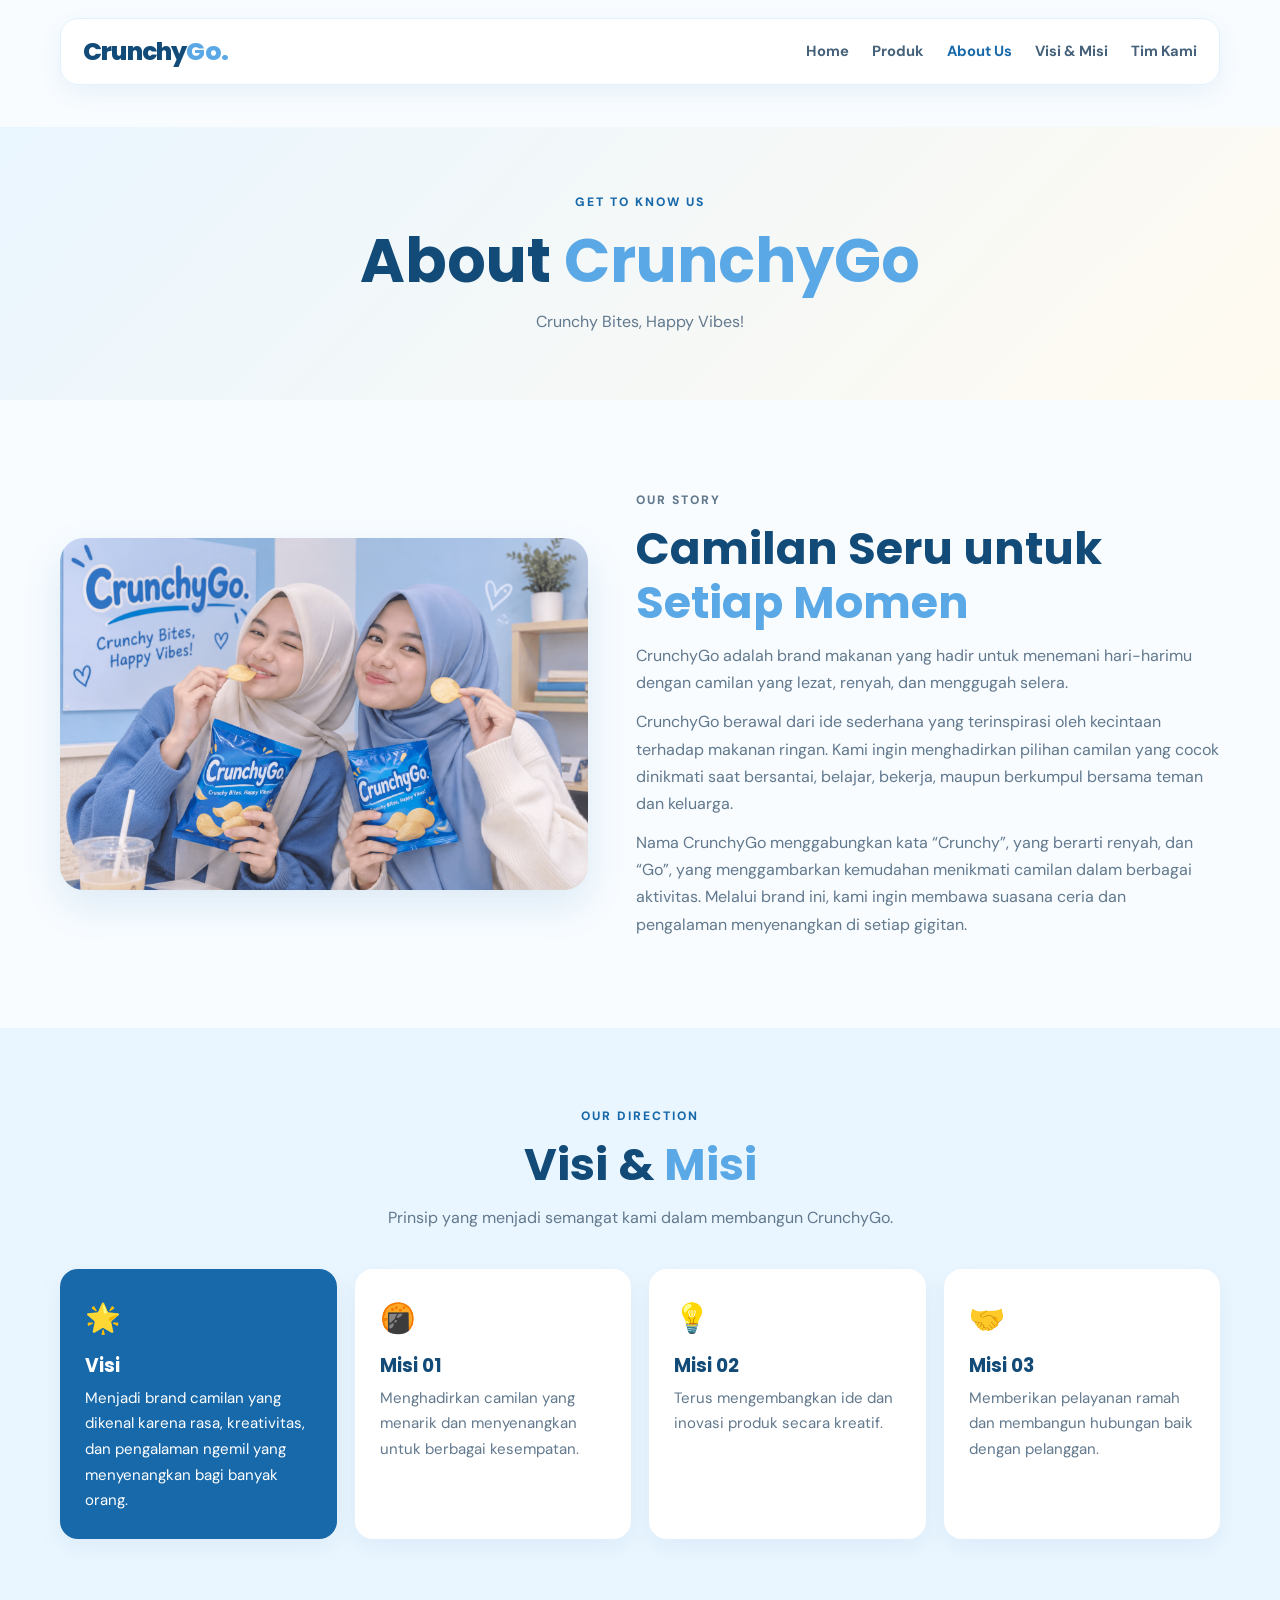
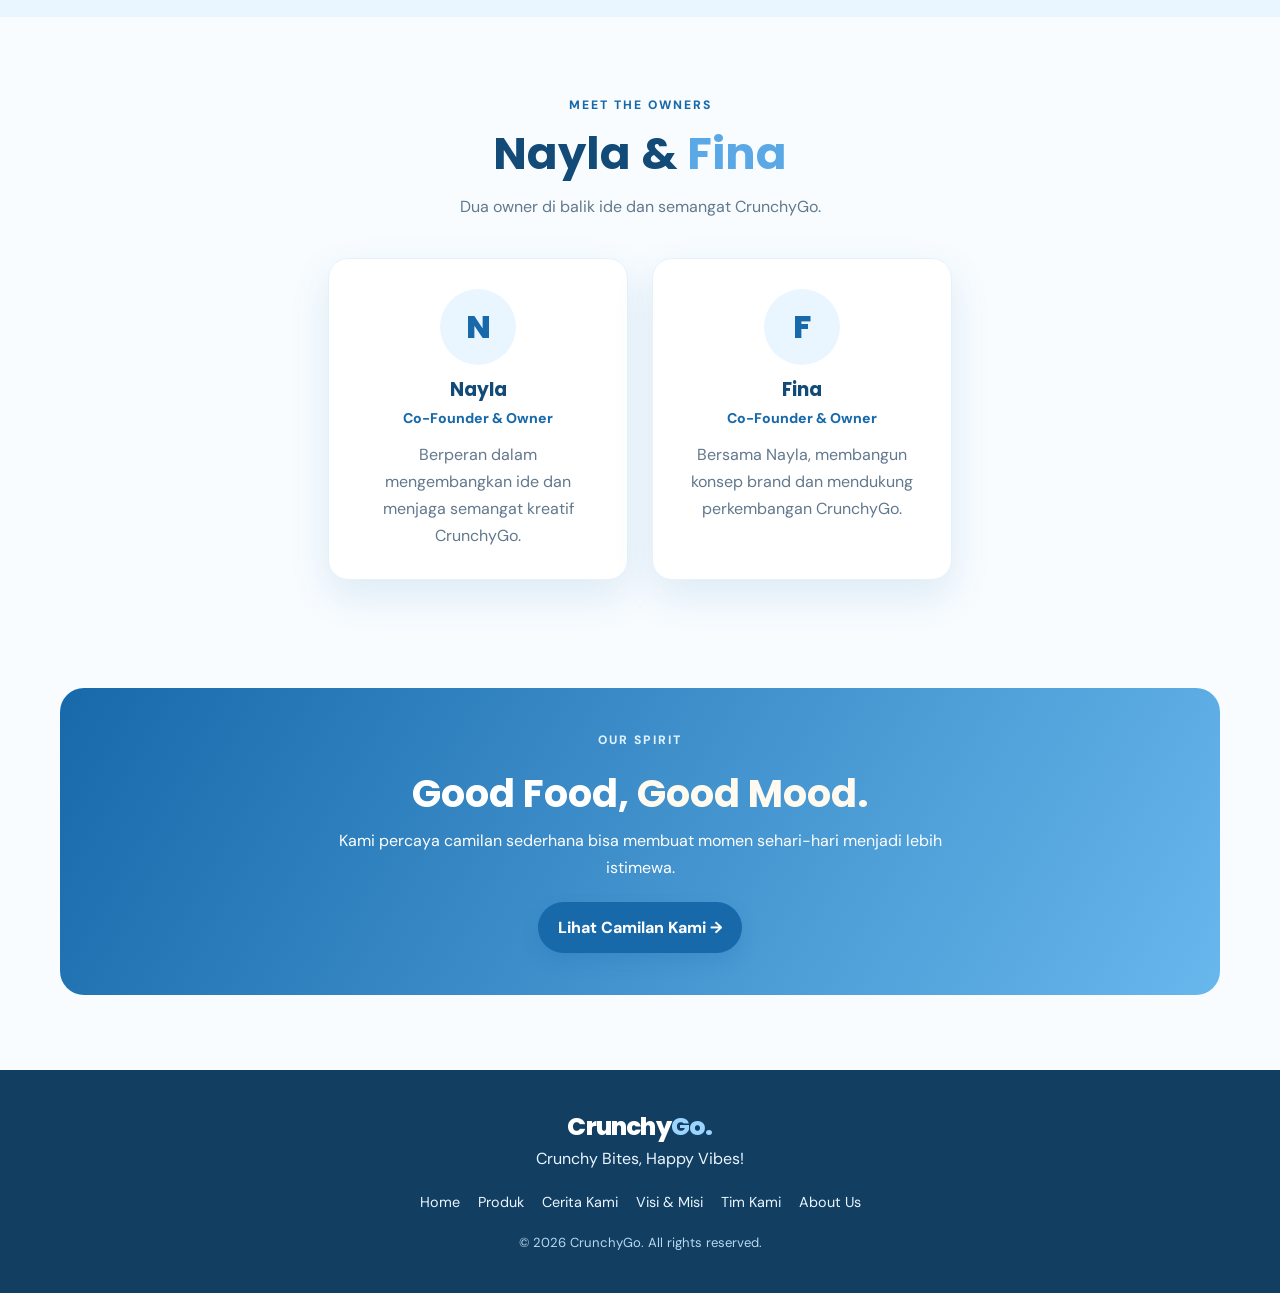
<file: about.html>
<!DOCTYPE html>
<html lang="id">
<head>
  <meta charset="UTF-8">
  <meta name="viewport" content="width=device-width, initial-scale=1.0">
  <meta name="description" content="Kenali cerita CrunchyGo, brand camilan lezat dan renyah.">
  <title>CrunchyGo | About Us</title>
  <link rel="stylesheet" href="assets/css/style.css">
  <script src="assets/js/main.js" defer></script>
</head>
<body>
  <header class="navbar">
    <a class="logo" href="index.html">Crunchy<span>Go.</span></a>
    <button class="menu-toggle" id="menuToggle" aria-label="Buka menu" aria-expanded="false">☰</button>
    <nav class="nav-links" id="navLinks">
      <a href="index.html">Home</a>
      <a href="index.html#products">Produk</a>
      <a class="active" href="about.html">About Us</a>
      <a href="index.html#vision">Visi &amp; Misi</a>
      <a href="index.html#team">Tim Kami</a>
    </nav>
  </header>

  <main>
    <section class="page-hero">
      <p class="eyebrow">GET TO KNOW US</p>
      <h1>About <span>CrunchyGo</span></h1>
      <p>Crunchy Bites, Happy Vibes!</p>
    </section>

    <section class="about-content section">
      <div class="about-image">
        <img src="assets/images/Sahabat%20Ceria%20Menikmati%20CrunchyGo.png" alt="Nayla dan Fina memakai kerudung bersama menikmati camilan CrunchyGo">
      </div>
      <div class="about-text">
        <p class="eyebrow">OUR STORY</p>
        <h2>Camilan Seru untuk <span>Setiap Momen</span></h2>
        <p>CrunchyGo adalah brand makanan yang hadir untuk menemani hari-harimu dengan camilan yang lezat, renyah, dan menggugah selera.</p>
        <p>CrunchyGo berawal dari ide sederhana yang terinspirasi oleh kecintaan terhadap makanan ringan. Kami ingin menghadirkan pilihan camilan yang cocok dinikmati saat bersantai, belajar, bekerja, maupun berkumpul bersama teman dan keluarga.</p>
        <p>Nama CrunchyGo menggabungkan kata “Crunchy”, yang berarti renyah, dan “Go”, yang menggambarkan kemudahan menikmati camilan dalam berbagai aktivitas. Melalui brand ini, kami ingin membawa suasana ceria dan pengalaman menyenangkan di setiap gigitan.</p>
      </div>
    </section>

    <section class="section vision-section" id="vision">
      <div class="section-heading"><p class="eyebrow">OUR DIRECTION</p><h2>Visi &amp; <span>Misi</span></h2><p>Prinsip yang menjadi semangat kami dalam membangun CrunchyGo.</p></div>
      <div class="vision-grid">
        <article class="vision-card vision-main"><div class="vision-icon">🌟</div><h3>Visi</h3><p>Menjadi brand camilan yang dikenal karena rasa, kreativitas, dan pengalaman ngemil yang menyenangkan bagi banyak orang.</p></article>
        <article class="vision-card"><div class="vision-icon">🍘</div><h3>Misi 01</h3><p>Menghadirkan camilan yang menarik dan menyenangkan untuk berbagai kesempatan.</p></article>
        <article class="vision-card"><div class="vision-icon">💡</div><h3>Misi 02</h3><p>Terus mengembangkan ide dan inovasi produk secara kreatif.</p></article>
        <article class="vision-card"><div class="vision-icon">🤝</div><h3>Misi 03</h3><p>Memberikan pelayanan ramah dan membangun hubungan baik dengan pelanggan.</p></article>
      </div>
    </section>

    <section class="section team-section" id="team">
      <div class="section-heading"><p class="eyebrow">MEET THE OWNERS</p><h2>Nayla &amp; <span>Fina</span></h2><p>Dua owner di balik ide dan semangat CrunchyGo.</p></div>
      <div class="team-grid">
        <article class="team-card"><div class="team-avatar avatar-nayla">N</div><h3>Nayla</h3><p class="team-role">Co-Founder &amp; Owner</p><p>Berperan dalam mengembangkan ide dan menjaga semangat kreatif CrunchyGo.</p></article>
        <article class="team-card"><div class="team-avatar avatar-fina">F</div><h3>Fina</h3><p class="team-role">Co-Founder &amp; Owner</p><p>Bersama Nayla, membangun konsep brand dan mendukung perkembangan CrunchyGo.</p></article>
      </div>
    </section>

    <section class="about-banner">
      <p class="eyebrow">OUR SPIRIT</p>
      <h2>Good Food, <span>Good Mood.</span></h2>
      <p>Kami percaya camilan sederhana bisa membuat momen sehari-hari menjadi lebih istimewa.</p>
      <a class="btn btn-primary" href="index.html#products">Lihat Camilan Kami →</a>
    </section>
  </main>

  <footer class="footer">
    <a class="logo" href="index.html">Crunchy<span>Go.</span></a>
    <p>Crunchy Bites, Happy Vibes!</p>
    <div class="footer-links"><a href="index.html">Home</a><a href="index.html#products">Produk</a><a href="index.html#story">Cerita Kami</a><a href="index.html#vision">Visi &amp; Misi</a><a href="index.html#team">Tim Kami</a><a href="about.html">About Us</a></div>
    <p class="copyright">© <span id="year"></span> CrunchyGo. All rights reserved.</p>
  </footer>
</body>
</html>
</file>
<file: assets/css/style.css>
@import url('https://fonts.googleapis.com/css2?family=DM+Sans:wght@400;500;600;700&family=Poppins:wght@500;600;700;800&display=swap');

:root {
  --blue: #5aa9e6; --blue-dark: #1769aa; --blue-deep: #124b78;
  --blue-pale: #eaf6ff; --cream: #fffaf0; --ink: #17324d;
  --muted: #61788d; --white: #ffffff; --shadow: 0 16px 40px rgba(23, 105, 170, .12);
}
* { box-sizing: border-box; margin: 0; padding: 0; }
html { scroll-behavior: smooth; }
body { font-family: 'DM Sans', sans-serif; color: var(--ink); background: #f8fcff; line-height: 1.7; }
a { color: inherit; text-decoration: none; }
img { display: block; max-width: 100%; }
.navbar { width: min(1160px, calc(100% - 40px)); margin: 18px auto 0; padding: 14px 22px; display: flex; align-items: center; justify-content: space-between; background: rgba(255,255,255,.94); border: 1px solid #e2f1fc; border-radius: 18px; box-shadow: 0 8px 24px rgba(23,105,170,.07); position: relative; z-index: 10; }
.logo { font: 800 1.55rem 'Poppins', sans-serif; color: var(--blue-deep); letter-spacing: -.8px; }
.logo span, h1 span, h2 span { color: var(--blue); }
.nav-links { display: flex; align-items: center; gap: 23px; }
.nav-links a { font-size: .92rem; font-weight: 700; color: #45627a; transition: .2s; }
.nav-links a:hover, .nav-links a.active { color: var(--blue-dark); }
.menu-toggle { display: none; border: 0; background: var(--blue-pale); color: var(--blue-dark); border-radius: 10px; padding: 8px 12px; font-size: 1.25rem; cursor: pointer; }
.hero { width: min(1160px, calc(100% - 40px)); margin: 42px auto 20px; padding: 55px; display: grid; grid-template-columns: 1fr 1fr; gap: 48px; align-items: center; background: linear-gradient(135deg, #eaf6ff, #f8fcff 65%, #fffaf0); border-radius: 30px; overflow: hidden; }
.eyebrow { color: var(--blue-dark); font-size: .76rem; font-weight: 800; letter-spacing: 2px; margin-bottom: 12px; }
h1, h2, h3 { font-family: 'Poppins', sans-serif; line-height: 1.2; }
.hero h1 { font-size: clamp(2.7rem, 5vw, 4.5rem); color: var(--blue-deep); margin-bottom: 18px; }
.hero-description { max-width: 490px; color: var(--muted); font-size: 1.05rem; margin-bottom: 26px; }
.hero-image { position: relative; }
.hero-image img { width: 100%; height: 390px; object-fit: cover; border-radius: 24px; box-shadow: var(--shadow); }
.image-label { position: absolute; left: 18px; bottom: 18px; background: var(--cream); padding: 10px 16px; border-radius: 12px; font-weight: 700; color: var(--blue-deep); }
.image-label span { color: var(--blue); }
.hero-actions { display: flex; flex-wrap: wrap; gap: 12px; }
.btn { display: inline-flex; align-items: center; justify-content: center; padding: 12px 20px; border-radius: 999px; font-weight: 800; transition: .2s; }
.btn:hover { transform: translateY(-2px); }
.btn-primary { background: var(--blue-dark); color: white; box-shadow: 0 8px 18px rgba(23,105,170,.2); }
.btn-outline { border: 1.5px solid var(--blue); color: var(--blue-dark); background: white; }
.btn-light { background: var(--cream); color: var(--blue-deep); }
.section { width: min(1160px, calc(100% - 40px)); margin: 0 auto; padding: 78px 0; }
.section-heading { text-align: center; max-width: 650px; margin: 0 auto 38px; }
.section-heading h2, .about-text h2 { color: var(--blue-deep); font-size: clamp(2rem, 3.5vw, 2.8rem); margin-bottom: 12px; }
.section-heading > p:last-child { color: var(--muted); }
.product-grid { display: grid; grid-template-columns: repeat(3, 1fr); gap: 24px; }
.product-card { background: white; border: 1px solid #e5f2fb; border-radius: 20px; overflow: hidden; box-shadow: var(--shadow); transition: .25s; }
.product-card:hover { transform: translateY(-6px); }
.product-card img { width: 100%; height: 225px; object-fit: cover; }
.product-info { padding: 22px; }
.product-info h3 { color: var(--blue-deep); margin-bottom: 7px; }
.product-info p, .note { color: var(--muted); }
.note { text-align: center; font-size: .85rem; margin-top: 22px; }
.story-section { padding-top: 35px; }
.about-content { display: grid; grid-template-columns: .95fr 1.05fr; gap: 48px; align-items: center; }
.about-image img { width: 100%; min-height: 330px; max-height: 440px; object-fit: cover; border-radius: 24px; box-shadow: var(--shadow); background: var(--blue-pale); }
.about-text p { color: var(--muted); margin: 12px 0; }
.about-text .btn { margin-top: 12px; }
.vision-section { background: var(--blue-pale); width: 100%; max-width: none; padding-left: max(20px, calc((100% - 1160px)/2)); padding-right: max(20px, calc((100% - 1160px)/2)); }
.vision-grid { display: grid; grid-template-columns: repeat(4, 1fr); gap: 18px; }
.vision-card { padding: 25px; background: white; border-radius: 18px; box-shadow: 0 8px 24px rgba(23,105,170,.07); }
.vision-card h3 { color: var(--blue-deep); margin: 12px 0 8px; }
.vision-card p { color: var(--muted); font-size: .94rem; }
.vision-icon { font-size: 1.8rem; }
.vision-main { background: var(--blue-dark); color: white; }
.vision-main h3, .vision-main p { color: white; }
.team-grid { display: grid; grid-template-columns: repeat(2, minmax(0, 300px)); justify-content: center; gap: 24px; }
.team-card { background: white; padding: 30px; border-radius: 20px; text-align: center; border: 1px solid #e5f2fb; box-shadow: var(--shadow); }
.team-avatar { width: 76px; height: 76px; margin: 0 auto 14px; border-radius: 50%; display: grid; place-items: center; background: var(--blue-pale); color: var(--blue-dark); font: 800 2rem 'Poppins', sans-serif; }
.team-card h3 { color: var(--blue-deep); }
.team-role { color: var(--blue-dark); font-weight: 800; font-size: .88rem; margin: 5px 0 10px; }
.team-card p:last-child { color: var(--muted); }
.cta, .about-banner { width: min(1160px, calc(100% - 40px)); margin: 30px auto 75px; padding: 42px; border-radius: 24px; background: linear-gradient(120deg, var(--blue-dark), #68b7ed); color: white; display: flex; align-items: center; justify-content: space-between; gap: 25px; }
.cta h2, .about-banner h2 { font-size: clamp(1.8rem, 3vw, 2.5rem); margin-bottom: 10px; }
.cta h2 span, .about-banner h2 span { color: var(--cream); }
.cta .eyebrow, .about-banner .eyebrow { color: #dff2ff; }
.cta p, .about-banner p { max-width: 650px; }
.page-hero { margin: 42px auto 0; padding: 65px 20px; text-align: center; background: linear-gradient(135deg, #eaf6ff, #fffaf0); }
.page-hero h1 { color: var(--blue-deep); font-size: clamp(2.4rem, 5vw, 3.8rem); margin-bottom: 10px; }
.page-hero > p:last-child { color: var(--muted); }
.about-banner { display: block; text-align: center; }
.about-banner p { margin: 0 auto 20px; }
.footer { padding: 38px 20px; text-align: center; background: #123e62; color: #eaf6ff; }
.footer .logo { color: white; }
.footer .logo span { color: #9bd4ff; }
.footer-links { display: flex; flex-wrap: wrap; justify-content: center; gap: 18px; margin: 18px 0; }
.footer-links a { color: #eaf6ff; font-size: .9rem; }
.copyright { color: #b8d8ef; font-size: .82rem; }
@media (max-width: 850px) { .nav-links { gap: 13px; } .nav-links a { font-size: .82rem; } .hero { padding: 35px; gap: 25px; } .vision-grid { grid-template-columns: repeat(2, 1fr); } }
@media (max-width: 650px) {
  .navbar { width: calc(100% - 24px); margin-top: 12px; padding: 12px 16px; }
  .menu-toggle { display: block; }
  .nav-links { display: none; position: absolute; top: calc(100% + 8px); left: 0; right: 0; padding: 16px; background: white; border: 1px solid #e2f1fc; border-radius: 16px; box-shadow: var(--shadow); flex-direction: column; align-items: stretch; gap: 12px; }
  .nav-links.show { display: flex; } .nav-links a { padding: 5px 8px; font-size: .95rem; }
  .hero { width: calc(100% - 24px); margin-top: 20px; padding: 28px 22px; grid-template-columns: 1fr; }
  .hero-image img { height: 260px; } .section { width: calc(100% - 32px); padding: 55px 0; }
  .product-grid, .about-content { grid-template-columns: 1fr; } .product-grid { gap: 18px; }
  .product-card img { height: 210px; } .about-content { gap: 25px; } .about-image img { min-height: 240px; }
  .vision-section { width: 100%; padding-left: 16px; padding-right: 16px; } .vision-grid { grid-template-columns: 1fr; }
  .team-grid { grid-template-columns: 1fr; } .cta { width: calc(100% - 24px); padding: 28px 22px; flex-direction: column; align-items: flex-start; }
  .about-banner { width: calc(100% - 24px); padding: 32px 22px; } .footer-links { gap: 12px; }
}
</file>
